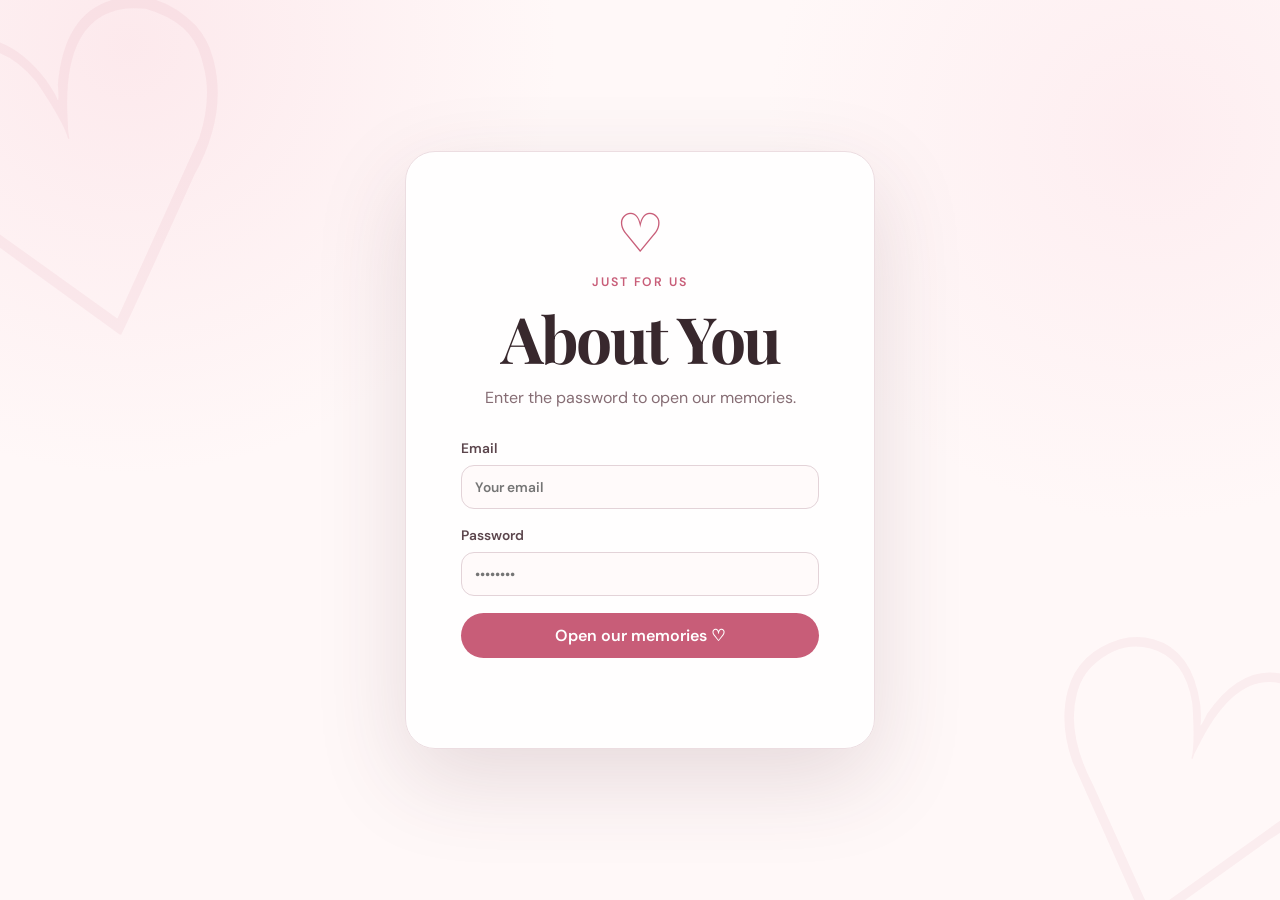
<file: index.html>
<!DOCTYPE html>
<html lang="en">
<head>
  <meta charset="UTF-8">
  <meta name="viewport" content="width=device-width, initial-scale=1.0">
  <title>For Us</title>
  <link rel="preconnect" href="https://fonts.googleapis.com">
  <link rel="preconnect" href="https://fonts.gstatic.com" crossorigin>
  <link href="https://fonts.googleapis.com/css2?family=DM+Sans:wght@400;500;600&family=Playfair+Display:wght@500;600;700&display=swap" rel="stylesheet">
  <link rel="stylesheet" href="css/style.css">
</head>
<body>
  <div id="login-screen" class="login-screen">
    <div class="login-card">
      <div class="login-heart">♡</div>
      <p class="eyebrow">Just for us</p>
      <h1>About You</h1>
      <p>Enter the password to open our memories.</p>

      <form id="site-login-form" class="form">
        <label>
          Email
          <input id="site-email" type="email" autocomplete="email" required placeholder="Your email">
        </label>
        <label>
          Password
          <input id="site-password" type="password" autocomplete="current-password" required placeholder="••••••••">
        </label>
        <button class="button primary" type="submit">Open our memories ♡</button>
        <p id="site-login-message" class="form-message"></p>
      </form>
    </div>
  </div>

  <div id="site-content" class="hidden">
    <div class="hearts" aria-hidden="true"></div>

    <header class="hero">
      <nav class="nav container">
        <a class="brand" href="index.html">Sophie & Aayush</a>
        <div class="nav-actions">
          <a class="admin-link" href="date-a-base.html">Date-a-Base</a>
          <a class="admin-link" href="map.html">Our Map</a>
          <button id="site-logout" class="nav-button">Lock</button>
          <a class="admin-link" href="admin.html">Admin</a>
        </div>
      </nav>

      <div class="hero-content container">
        <p class="eyebrow">A little corner of the internet,</p>
        <h1>For Us</h1>
        <p class="hero-copy">
          I love you, Sophie.
        </p>
        <a class="scroll-button" href="#months">Explore our memories ↓</a>
      </div>
    </header>

    <main id="months" class="container main-content">
      <div class="section-heading">
        <div>
          <p class="eyebrow">You make every day special.</p>
          <h2>Our months together</h2>
        </div>
        <span id="month-count" class="count-pill">Loading…</span>
      </div>

      <div id="months-grid" class="months-grid" aria-live="polite">
        <div class="loading-card">Loading our memories… ♡</div>
      </div>

      <div id="empty-state" class="empty-state hidden">
        <div class="empty-heart">♡</div>
        <h3>Our first chapter is waiting.</h3>
        <p>Use the Admin page to add your first month.</p>
      </div>
    </main>

    <footer class="footer">
      <p>Made with love, for my favorite person. ♡</p>
    </footer>
  </div>

  <script type="module" src="js/config.js"></script>
  <script type="module" src="js/index.js"></script>
</body>
</html>
</file>
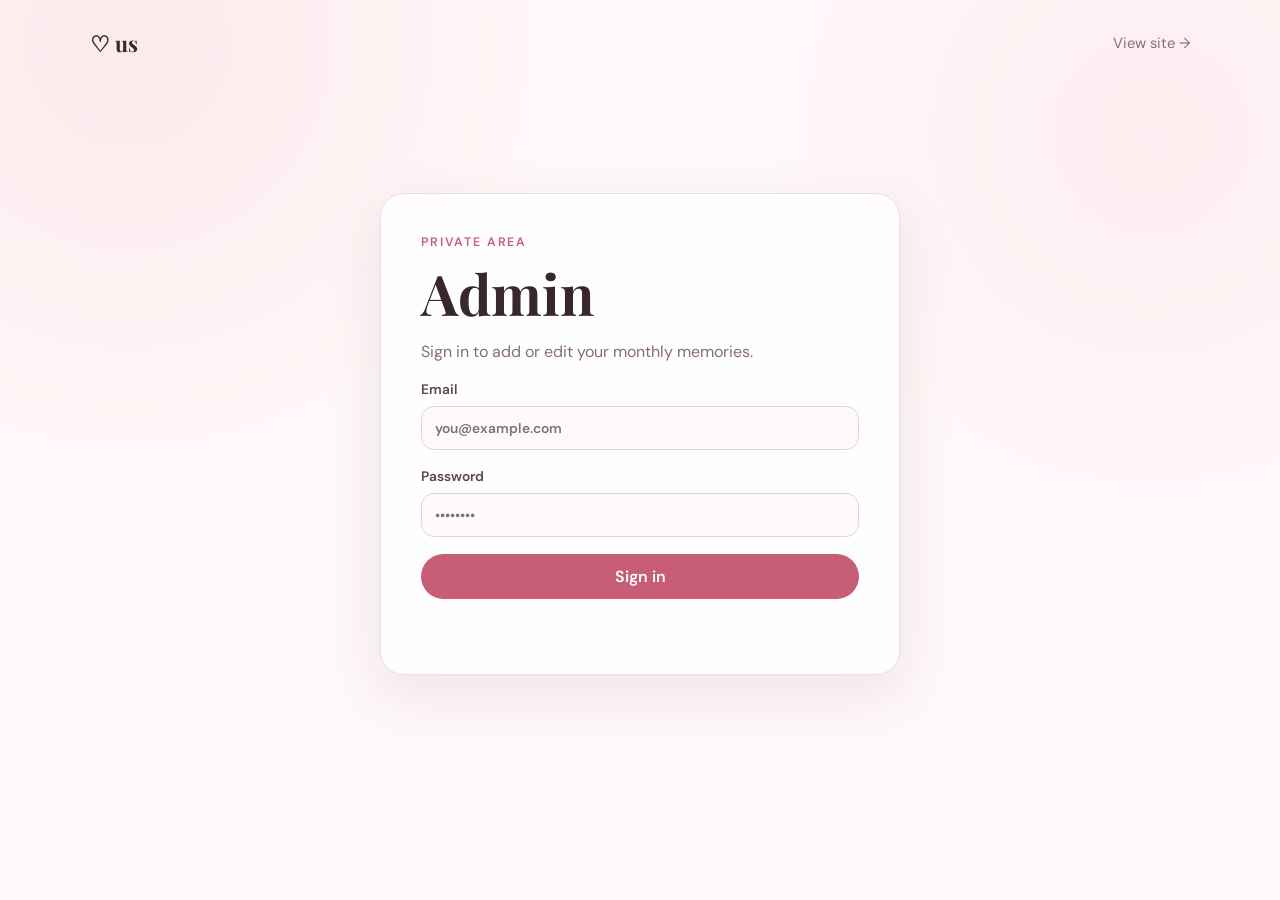
<file: admin.html>
<!DOCTYPE html>
<html lang="en">
<head>
  <meta charset="UTF-8">
  <meta name="viewport" content="width=device-width, initial-scale=1.0">
  <title>Admin · Our Love Story</title>
  <link rel="preconnect" href="https://fonts.googleapis.com">
  <link rel="preconnect" href="https://fonts.gstatic.com" crossorigin>
  <link href="https://fonts.googleapis.com/css2?family=DM+Sans:wght@400;500;600&family=Playfair+Display:wght@500;600;700&display=swap" rel="stylesheet">
  <link rel="stylesheet" href="css/style.css">
</head>
<body>
  <nav class="nav container detail-nav">
    <a class="brand" href="index.html">♡ us</a>
    <a class="back-link" href="index.html">View site →</a>
  </nav>

  <main class="admin-page container">
    <div id="auth-section" class="auth-card">
      <p class="eyebrow">Private area</p>
      <h1>Admin</h1>
      <p>Sign in to add or edit your monthly memories.</p>

      <form id="login-form" class="form">
        <label>
          Email
          <input id="email" type="email" autocomplete="email" required placeholder="you@example.com">
        </label>
        <label>
          Password
          <input id="password" type="password" autocomplete="current-password" required placeholder="••••••••">
        </label>
        <button class="button primary" type="submit">Sign in</button>
        <p id="login-message" class="form-message"></p>
      </form>
    </div>

    <section id="dashboard" class="hidden">
      <div class="admin-header">
        <div>
          <p class="eyebrow">Your private dashboard</p>
          <h1>Manage memories</h1>
        </div>
        <button id="logout-button" class="button ghost">Log out</button>
      </div>

      <div class="admin-layout">
        <form id="memory-form" class="panel form">
          <div class="panel-heading">
            <h2 id="form-title">Add a month</h2>
            <button id="cancel-edit" type="button" class="text-button hidden">Cancel edit</button>
          </div>

          <input id="memory-id" type="hidden">

          <label>
            Month number
            <input id="month-number" type="number" min="1" step="1" required placeholder="2">
          </label>

          <label>
            Title
            <input id="title" type="text" required maxlength="80" placeholder="Two months of us">
          </label>

          <label>
            Date / little label
            <input id="date-label" type="text" maxlength="80" placeholder="September 15, 2026">
          </label>

          <label>
            Favorite memory
            <textarea id="memory" rows="7" required maxlength="5000" placeholder="Tell her what made this month special…"></textarea>
          </label>

          <label>
            Photo
            <input id="photo" type="file" accept="image/jpeg,image/png,image/webp,image/gif">
            <span class="input-help">JPG, PNG, WebP or GIF. Max 8 MB.</span>
          </label>

          <div id="image-preview-wrap" class="image-preview-wrap hidden">
            <img id="image-preview" alt="Selected photo preview">
          </div>

          <button class="button primary" type="submit">
            <span id="save-label">Save month</span>
          </button>
          <p id="form-message" class="form-message"></p>
        </form>

        <div class="panel">
          <div class="panel-heading">
            <h2>Saved months</h2>
            <span id="admin-count" class="count-pill">0</span>
          </div>
          <div id="admin-list" class="admin-list"></div>
        </div>
      </div>
    </section>
  </main>

  <script type="module" src="js/config.js"></script>
  <script type="module" src="js/admin.js"></script>
</body>
</html>
</file>
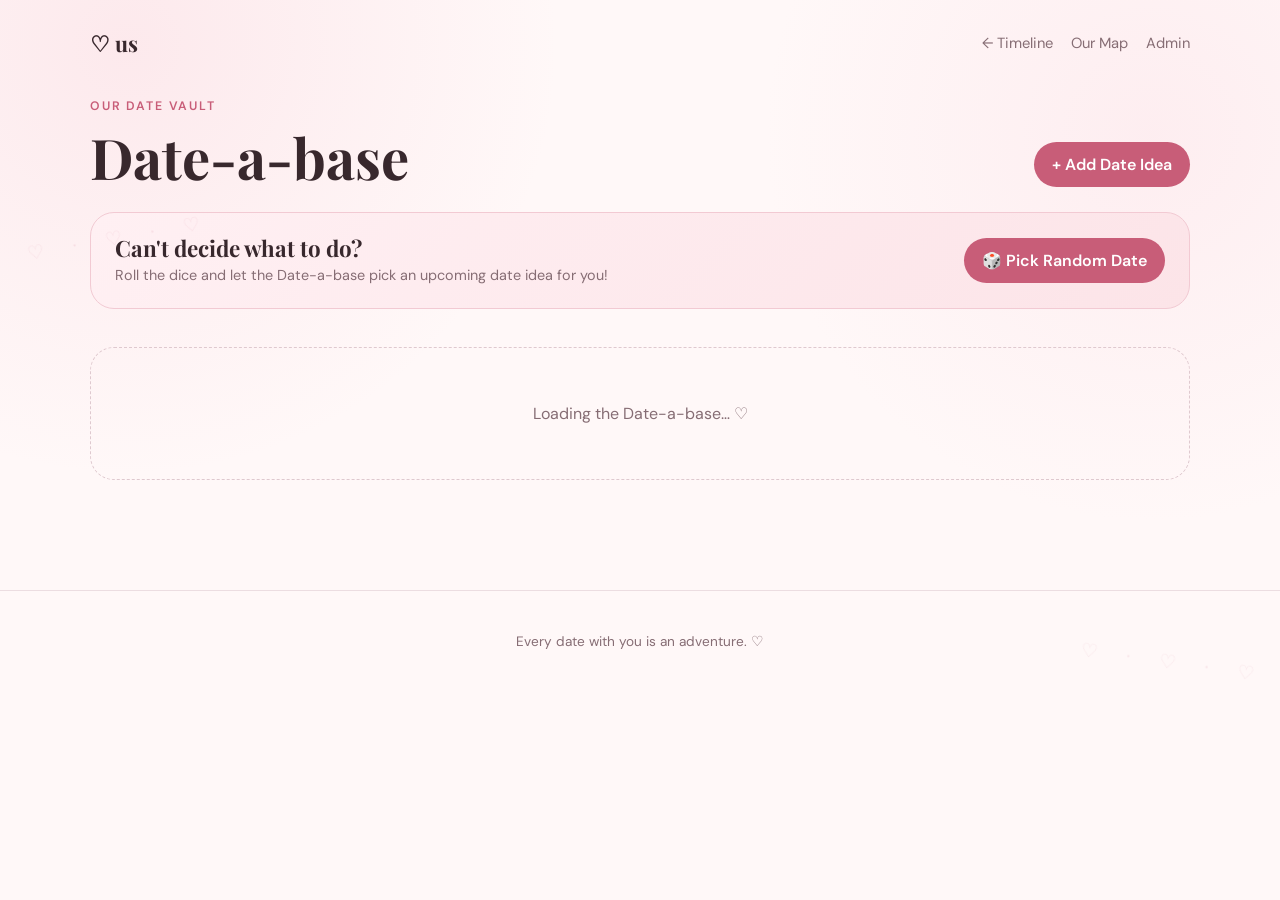
<file: date-a-base.html>
<!DOCTYPE html>
<html lang="en">
<head>
  <meta charset="UTF-8">
  <meta name="viewport" content="width=device-width, initial-scale=1.0">
  <title>Date-a-base ♡ Us</title>
  <link rel="preconnect" href="https://fonts.googleapis.com">
  <link rel="preconnect" href="https://fonts.gstatic.com" crossorigin>
  <link href="https://fonts.googleapis.com/css2?family=DM+Sans:wght@400;500;600&family=Playfair+Display:wght@500;600;700&display=swap" rel="stylesheet">
  <link rel="stylesheet" href="css/style.css">
  <style>
    .dice-banner {
      background: linear-gradient(135deg, #fff0f3, #fce4e8);
      border: 1px solid #f2cad3;
      border-radius: var(--radius);
      padding: 24px;
      margin-bottom: 25px;
      display: flex;
      align-items: center;
      justify-content: space-between;
      gap: 20px;
    }
    .date-card-tags {
      display: flex;
      gap: 6px;
      flex-wrap: wrap;
      margin: 12px 0;
    }
    .tag-badge {
      font-size: 0.74rem;
      padding: 4px 10px;
      border-radius: 8px;
      font-weight: 600;
    }
    .tag-badge.timeline { background: #fbe3e8; color: #a9415e; }
    .tag-badge.where { background: #e3f2fd; color: #1565c0; }
    .tag-badge.cost { background: #e8f5e9; color: #2e7d32; }
    .month-card.completed-card {
      opacity: 0.65;
      background: #fdfbfb;
      border-style: dashed;
    }
    .month-card.completed-card .card-title {
      text-decoration: line-through;
    }
  </style>
</head>
<body>
  <div class="hearts" aria-hidden="true"></div>

  <nav class="nav container detail-nav">
    <a class="brand" href="index.html">♡ us</a>
    <div class="nav-actions">
      <a class="back-link" href="index.html">← Timeline</a>
     <a class="admin-link" href="map.html">Our Map</a>
      <!-- <a class="admin-link" href="movies.html">🎬 Movies</a> -->
      <!-- <a class="admin-link" href="date-a-base.html">💌 Date-a-base</a> -->
      <a class="admin-link" href="admin.html">Admin</a>
    </div>
  </nav>

  <main class="container main-content" style="padding-top: 20px;">
    <div class="section-heading">
      <div>
        <p class="eyebrow">Our Date Vault</p>
        <h2>Date-a-base</h2>
      </div>
      <button id="toggle-add-btn" class="button primary">+ Add Date Idea</button>
    </div>

    <!-- Random Date Generator -->
    <div class="dice-banner" style="margin-top: 25px;">
      <div>
        <h3 style="font-family:'Playfair Display', serif; font-size: 1.4rem; margin-bottom: 6px;">Can't decide what to do?</h3>
        <p style="color: var(--muted); margin: 0; font-size: 0.9rem;">Roll the dice and let the Date-a-base pick an upcoming date idea for you!</p>
      </div>
      <button id="roll-dice-btn" class="button primary" style="white-space: nowrap;">🎲 Pick Random Date</button>
    </div>

    <!-- Surprise Date Output -->
    <div id="surprise-card" class="panel hidden" style="margin-bottom: 30px; border: 2px solid var(--accent); background: #fff5f7;">
      <div class="panel-heading">
        <h3 style="font-family:'Playfair Display', serif; color: var(--accent-dark);">✨ Your Selected Date Night:</h3>
        <button id="close-surprise-btn" class="text-button">Close ✕</button>
      </div>
      <div id="surprise-content"></div>
    </div>

    <!-- Add Date Form Panel -->
    <section id="add-date-panel" class="panel hidden" style="margin-bottom: 30px;">
      <div class="panel-heading">
        <h2>Add Date Idea</h2>
        <button id="close-add-btn" class="text-button">Close ✕</button>
      </div>

      <form id="save-date-form" class="form">
        <label>
          Date Idea
          <input id="date-title" type="text" required placeholder="e.g. Weekend drive to Tahoe, Lake Tahoe picnic, Soho coffee date">
        </label>

        <div style="display: grid; grid-template-columns: 1fr 1fr; gap: 15px;">
          <label>
            Whose Idea
            <select id="whose-idea" style="padding: 12px; border-radius: 13px; border: 1px solid #e3d3d8; background: #fffafa;">
              <option value="Aayush">Aayush</option>
              <option value="Sophie">Sophie</option>
            </select>
          </label>
          <label>
            Timeline
            <select id="date-timeline" style="padding: 12px; border-radius: 13px; border: 1px solid #e3d3d8; background: #fffafa;">
              <option value="Soon">Soon</option>
              <option value="This Month">This Month</option>
              <option value="Next 3 Months">Next 3 Months</option>
            </select>
          </label>
        </div>

        <div style="display: grid; grid-template-columns: 1fr 1fr 1fr; gap: 15px;">
          <label>
            Where
            <select id="date-where" style="padding: 12px; border-radius: 13px; border: 1px solid #e3d3d8; background: #fffafa;">
              <option value="Bay Area">Bay Area</option>
              <option value="Reno">Reno</option>
              <option value="Travel">Travel</option>
            </select>
          </label>
          <label>
            Cost
            <select id="date-cost" style="padding: 12px; border-radius: 13px; border: 1px solid #e3d3d8; background: #fffafa;">
              <option value="Free">Free</option>
              <option value="$">$</option>
              <option value="$$">$$</option>
              <option value="$$$">$$$</option>
            </select>
          </label>
          <label>
            Complete
            <select id="date-complete" style="padding: 12px; border-radius: 13px; border: 1px solid #e3d3d8; background: #fffafa;">
              <option value="false">No</option>
              <option value="true">Yes</option>
            </select>
          </label>
        </div>

        <label>
          Notes
          <textarea id="date-notes" rows="3" placeholder="Any links, details, or things to plan..."></textarea>
        </label>

        <button class="button primary" type="submit">Save Date Idea ♡</button>
        <p id="date-form-message" class="form-message"></p>
      </form>
    </section>

    <!-- Dates Grid -->
    <div id="dates-grid" class="months-grid">
      <div class="loading-card">Loading the Date-a-base… ♡</div>
    </div>
  </main>

  <footer class="footer">
    <p>Every date with you is an adventure. ♡</p>
  </footer>

  <script type="module" src="js/config.js"></script>
  <script type="module" src="js/date-a-base.js"></script>
</body>
</html>
</file>
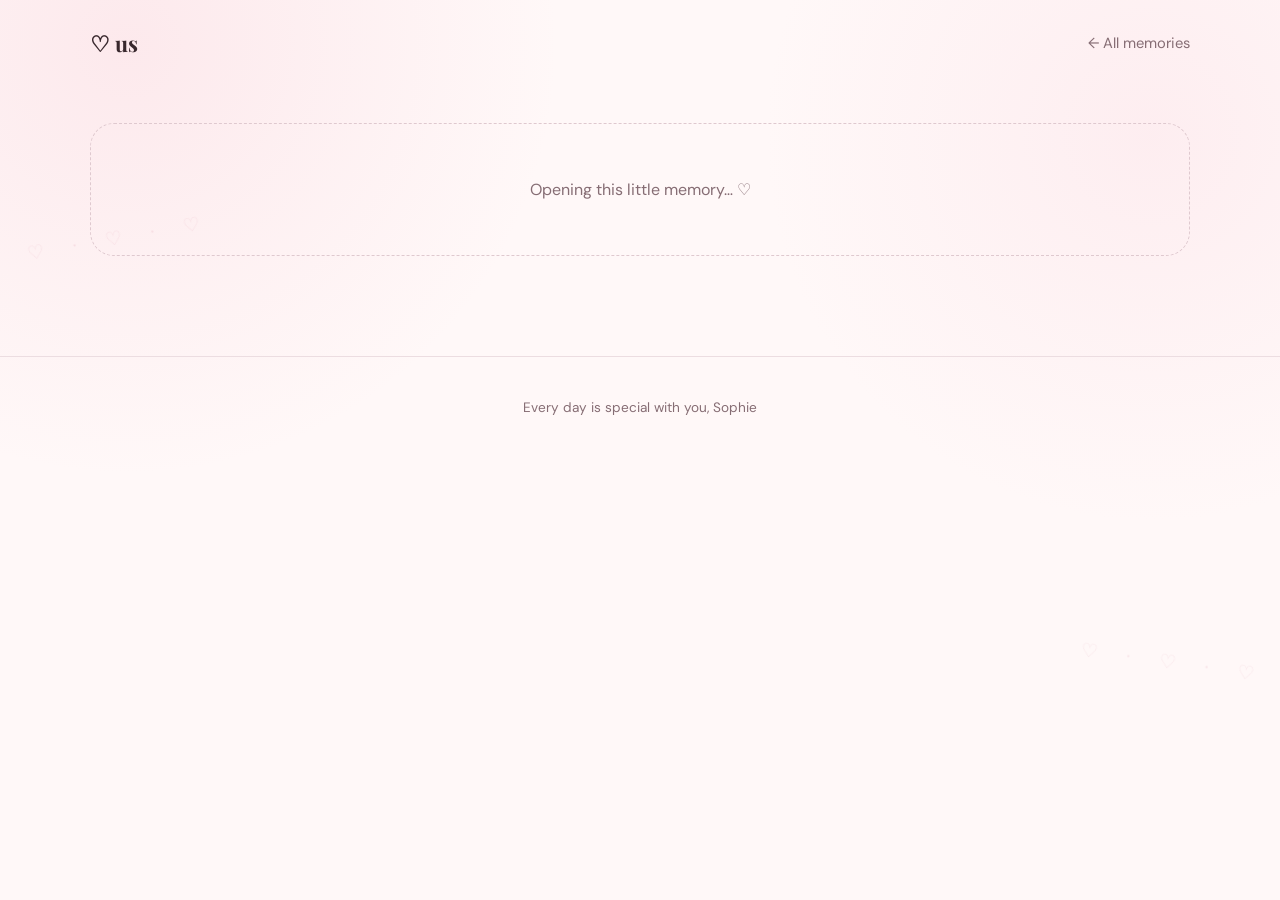
<file: month.html>
<!DOCTYPE html>
<html lang="en">
<head>
  <meta charset="UTF-8">
  <meta name="viewport" content="width=device-width, initial-scale=1.0">
  <title>Our Memory ♡</title>
  <link rel="preconnect" href="https://fonts.googleapis.com">
  <link rel="preconnect" href="https://fonts.gstatic.com" crossorigin>
  <link href="https://fonts.googleapis.com/css2?family=DM+Sans:wght@400;500;600&family=Playfair+Display:wght@500;600;700&display=swap" rel="stylesheet">
  <link rel="stylesheet" href="css/style.css">
</head>
<body>
  <div class="hearts" aria-hidden="true"></div>

  <nav class="nav container detail-nav">
    <a class="brand" href="index.html">♡ us</a>
    <a class="back-link" href="index.html">← All memories</a>
  </nav>

  <main id="memory-page" class="memory-page container">
    <div class="loading-card">Opening this little memory… ♡</div>
  </main>

  <footer class="footer">
    <p>Every day is special with you, Sophie</p>
  </footer>

  <script type="module" src="js/config.js"></script>
  <script type="module" src="js/month.js"></script>
</body>
</html>
</file>
<file: css/style.css>
:root {
  --bg: #fff8f8;
  --surface: rgba(255,255,255,.86);
  --text: #38282d;
  --muted: #866d74;
  --accent: #c85d78;
  --accent-dark: #a9415e;
  --line: #ecdde1;
  --shadow: 0 18px 55px rgba(88, 44, 58, .10);
  --radius: 24px;
  --container: 1100px;
}

* { box-sizing: border-box; }

html { scroll-behavior: smooth; }

body {
  margin: 0;
  color: var(--text);
  background:
    radial-gradient(circle at 10% 5%, rgba(244, 180, 195, .22), transparent 30%),
    radial-gradient(circle at 90% 15%, rgba(250, 213, 222, .30), transparent 28%),
    var(--bg);
  font-family: "DM Sans", sans-serif;
  min-height: 100vh;
}

a { color: inherit; text-decoration: none; }

button, input, textarea { font: inherit; }

.container {
  width: min(calc(100% - 40px), var(--container));
  margin-inline: auto;
}

.nav {
  min-height: 78px;
  display: flex;
  align-items: center;
  justify-content: space-between;
  position: relative;
  z-index: 5;
}

.brand {
  font-family: "Playfair Display", serif;
  font-size: 1.35rem;
  font-weight: 700;
}

.admin-link, .back-link {
  color: var(--muted);
  font-size: .92rem;
  transition: color .2s ease;
}

.admin-link:hover, .back-link:hover { color: var(--accent-dark); }

.hero {
  min-height: 72vh;
  position: relative;
  overflow: hidden;
  display: flex;
  flex-direction: column;
}

.hero::after {
  content: "♡";
  position: absolute;
  right: 7vw;
  top: 16vh;
  font-size: clamp(10rem, 25vw, 20rem);
  line-height: 1;
  color: rgba(200, 93, 120, .055);
  transform: rotate(-12deg);
  pointer-events: none;
}

.hero-content {
  flex: 1;
  display: flex;
  flex-direction: column;
  justify-content: center;
  padding: 60px 0 100px;
  position: relative;
  z-index: 2;
}

.eyebrow {
  color: var(--accent);
  font-weight: 600;
  font-size: .77rem;
  letter-spacing: .15em;
  text-transform: uppercase;
  margin: 0 0 14px;
}

h1, h2, h3 {
  font-family: "Playfair Display", serif;
  line-height: 1.05;
  margin: 0;
}

.hero h1 {
  font-size: clamp(3.5rem, 9vw, 7.5rem);
  max-width: 800px;
  letter-spacing: -.045em;
}

.hero-copy {
  color: var(--muted);
  font-size: clamp(1rem, 2vw, 1.18rem);
  line-height: 1.75;
  margin: 28px 0 34px;
}

.scroll-button {
  width: fit-content;
  padding: 14px 20px;
  border: 1px solid var(--line);
  background: rgba(255,255,255,.65);
  border-radius: 999px;
  font-size: .9rem;
  box-shadow: 0 8px 24px rgba(80, 40, 50, .05);
  transition: transform .2s ease, border-color .2s ease;
}

.scroll-button:hover {
  transform: translateY(-2px);
  border-color: #d9aeb9;
}

.main-content { padding: 70px 0 110px; }

.section-heading, .admin-header, .panel-heading {
  display: flex;
  justify-content: space-between;
  align-items: end;
  gap: 20px;
}

.section-heading h2 { font-size: clamp(2.2rem, 5vw, 3.5rem); }

.count-pill {
  background: #f7e4e9;
  color: var(--accent-dark);
  border-radius: 999px;
  padding: 7px 12px;
  font-size: .78rem;
  font-weight: 600;
  white-space: nowrap;
}

.months-grid {
  display: grid;
  grid-template-columns: repeat(3, 1fr);
  gap: 24px;
  margin-top: 38px;
}

.month-card {
  background: var(--surface);
  border: 1px solid rgba(236, 221, 225, .9);
  border-radius: var(--radius);
  overflow: hidden;
  box-shadow: var(--shadow);
  transition: transform .25s ease, box-shadow .25s ease;
}

.month-card:hover {
  transform: translateY(-7px);
  box-shadow: 0 25px 65px rgba(88, 44, 58, .15);
}

.card-image {
  display: block;
  width: 100%;
  aspect-ratio: 4 / 4.3;
  object-fit: cover;
  background: #f5e9ec;
}

.card-placeholder {
  aspect-ratio: 4 / 4.3;
  display: grid;
  place-items: center;
  background: linear-gradient(135deg, #f8e7eb, #f3d9df);
  color: #c7778d;
  font-size: 4rem;
}

.card-content { padding: 22px 22px 25px; }

.card-month {
  color: var(--accent);
  text-transform: uppercase;
  letter-spacing: .12em;
  font-size: .7rem;
  font-weight: 700;
}

.card-title {
  font-family: "Playfair Display", serif;
  font-size: 1.55rem;
  margin: 7px 0 9px;
}

.card-date {
  color: var(--muted);
  font-size: .84rem;
}

.loading-card, .empty-state {
  border: 1px dashed #dfc9cf;
  border-radius: var(--radius);
  padding: 55px 25px;
  text-align: center;
  color: var(--muted);
}

.months-grid .loading-card { grid-column: 1 / -1; }

.hidden { display: none !important; }

.empty-state { margin-top: 35px; }

.empty-heart { font-size: 3rem; color: var(--accent); }

.footer {
  border-top: 1px solid var(--line);
  text-align: center;
  padding: 28px 20px;
  color: var(--muted);
  font-size: .85rem;
}

.detail-nav { padding-top: 8px; }

.memory-page { padding: 45px 0 100px; }

.memory-layout {
  display: grid;
  grid-template-columns: 1.08fr .92fr;
  gap: clamp(35px, 6vw, 80px);
  align-items: center;
}

.memory-photo {
  width: 100%;
  max-height: 75vh;
  object-fit: cover;
  border-radius: 30px;
  box-shadow: 0 28px 80px rgba(88, 44, 58, .18);
}

.memory-photo-placeholder {
  min-height: 500px;
  border-radius: 30px;
  display: grid;
  place-items: center;
  background: linear-gradient(135deg, #f8e7eb, #f1d4dc);
  color: #c7778d;
  font-size: 6rem;
}

.memory-copy .eyebrow { margin-bottom: 12px; }

.memory-copy h1 {
  font-size: clamp(3rem, 7vw, 6rem);
  letter-spacing: -.04em;
}

.memory-date {
  color: var(--muted);
  margin: 18px 0 28px;
}

.memory-text {
  color: #604b52;
  font-size: 1.05rem;
  line-height: 1.9;
  white-space: pre-line;
}

.love-note {
  margin-top: 35px;
  padding: 18px 20px;
  border-left: 3px solid #dfa3b1;
  background: rgba(255,255,255,.55);
  color: var(--muted);
  font-size: .92rem;
}

.admin-page { padding: 35px 0 100px; }

.admin-header { align-items: center; margin-bottom: 35px; }
.admin-header h1 { font-size: clamp(2.7rem, 6vw, 4.5rem); }

.auth-card, .panel {
  background: rgba(255,255,255,.86);
  border: 1px solid var(--line);
  border-radius: var(--radius);
  box-shadow: var(--shadow);
}

.auth-card {
  max-width: 520px;
  margin: 80px auto;
  padding: 40px;
}

.auth-card h1 { font-size: 3.5rem; }
.auth-card > p:not(.eyebrow) { color: var(--muted); line-height: 1.6; }

.admin-layout {
  display: grid;
  grid-template-columns: minmax(300px, .9fr) minmax(360px, 1.1fr);
  gap: 25px;
  align-items: start;
}

.panel { padding: 28px; }

.panel-heading {
  align-items: center;
  margin-bottom: 25px;
}

.panel-heading h2 { font-size: 1.5rem; }

.form {
  display: grid;
  gap: 17px;
}

.form label {
  display: grid;
  gap: 8px;
  color: #5c464d;
  font-size: .86rem;
  font-weight: 600;
}

input, textarea {
  width: 100%;
  border: 1px solid #e3d3d8;
  background: #fffafa;
  color: var(--text);
  border-radius: 13px;
  padding: 12px 13px;
  outline: none;
  transition: border-color .2s, box-shadow .2s;
}

input:focus, textarea:focus {
  border-color: #cc7c92;
  box-shadow: 0 0 0 4px rgba(200,93,120,.10);
}

textarea { resize: vertical; min-height: 150px; }

.input-help {
  color: var(--muted);
  font-size: .74rem;
  font-weight: 400;
}

.button {
  border: 0;
  border-radius: 999px;
  padding: 12px 18px;
  cursor: pointer;
  font-weight: 600;
  transition: transform .2s, opacity .2s, background .2s;
}

.button:hover { transform: translateY(-1px); }
.button:disabled { opacity: .55; cursor: wait; transform: none; }

.button.primary {
  color: white;
  background: var(--accent);
}

.button.primary:hover { background: var(--accent-dark); }

.button.ghost {
  background: transparent;
  border: 1px solid var(--line);
  color: var(--muted);
}

.text-button {
  background: none;
  border: 0;
  color: var(--accent-dark);
  cursor: pointer;
  font-size: .82rem;
}

.form-message {
  min-height: 18px;
  margin: 0;
  color: var(--muted);
  font-size: .82rem;
}

.form-message.error { color: #a03e4e; }
.form-message.success { color: #4d7d61; }

.image-preview-wrap {
  border-radius: 16px;
  overflow: hidden;
  background: #f5e9ec;
  max-height: 250px;
}

.image-preview-wrap img {
  width: 100%;
  max-height: 250px;
  object-fit: cover;
  display: block;
}

.admin-list {
  display: grid;
  gap: 12px;
}

.admin-item {
  display: grid;
  grid-template-columns: 62px 1fr auto;
  gap: 14px;
  align-items: center;
  padding: 11px;
  border: 1px solid #eee0e4;
  border-radius: 16px;
  background: #fffafa;
}

.admin-item img, .admin-item-placeholder {
  width: 62px;
  height: 62px;
  border-radius: 12px;
  object-fit: cover;
  background: #f2dce2;
}

.admin-item-placeholder {
  display: grid;
  place-items: center;
  color: #c7778d;
  font-size: 1.5rem;
}

.admin-item h3 {
  font-family: "Playfair Display", serif;
  font-size: 1rem;
}

.admin-item p {
  color: var(--muted);
  font-size: .74rem;
  margin: 4px 0 0;
}

.item-actions {
  display: flex;
  gap: 6px;
}

.small-button {
  border: 1px solid var(--line);
  background: white;
  color: var(--muted);
  padding: 7px 9px;
  border-radius: 9px;
  cursor: pointer;
  font-size: .75rem;
}

.small-button.delete { color: #a03e4e; }

.hearts::before, .hearts::after {
  content: "♡  ·  ♡  ·  ♡";
  position: fixed;
  color: rgba(200,93,120,.12);
  font-size: 1.2rem;
  letter-spacing: 12px;
  pointer-events: none;
  z-index: 0;
}

.hearts::before { left: 2%; top: 25%; transform: rotate(-10deg); }
.hearts::after { right: 1%; bottom: 25%; transform: rotate(8deg); }

@media (max-width: 800px) {
  .months-grid { grid-template-columns: repeat(2, 1fr); }
  .memory-layout, .admin-layout { grid-template-columns: 1fr; }
  .memory-page { padding-top: 20px; }
  .memory-photo { max-height: 60vh; }
}

@media (max-width: 540px) {
  .container { width: min(calc(100% - 28px), var(--container)); }
  .months-grid { grid-template-columns: 1fr; }
  .hero { min-height: 80vh; }
  .hero-content { padding-bottom: 80px; }
  .auth-card, .panel { padding: 22px; }
  .admin-item { grid-template-columns: 52px 1fr; }
  .admin-item img, .admin-item-placeholder { width: 52px; height: 52px; }
  .item-actions { grid-column: 2; }
}


/* Full-site password gate */
.login-screen {
  min-height: 100vh;
  display: grid;
  place-items: center;
  padding: 25px;
  position: relative;
  overflow: hidden;
}

.login-screen::before,
.login-screen::after {
  content: "♡";
  position: absolute;
  color: rgba(200,93,120,.07);
  font-family: "Playfair Display", serif;
  pointer-events: none;
}

.login-screen::before {
  font-size: 28rem;
  left: -8rem;
  top: -9rem;
  transform: rotate(-15deg);
}

.login-screen::after {
  font-size: 24rem;
  right: -5rem;
  bottom: -8rem;
  transform: rotate(15deg);
}

.login-card {
  width: min(100%, 470px);
  padding: clamp(30px, 7vw, 55px);
  background: rgba(255,255,255,.9);
  border: 1px solid var(--line);
  border-radius: 30px;
  box-shadow: 0 30px 90px rgba(88,44,58,.15);
  text-align: center;
  position: relative;
  z-index: 1;
}

.login-heart {
  color: var(--accent);
  font-size: 3.4rem;
  line-height: 1;
  margin-bottom: 12px;
}

.login-card h1 {
  font-size: clamp(2.4rem, 8vw, 4rem);
  letter-spacing: -.04em;
}

.login-card > p:not(.eyebrow) {
  color: var(--muted);
  line-height: 1.6;
  margin: 14px 0 28px;
}

.login-card .form { text-align: left; }

.nav-actions {
  display: flex;
  align-items: center;
  gap: 18px;
}

.nav-button {
  border: 0;
  background: none;
  padding: 0;
  color: var(--muted);
  cursor: pointer;
  font-size: .92rem;
}

.nav-button:hover { color: var(--accent-dark); }
</file>
